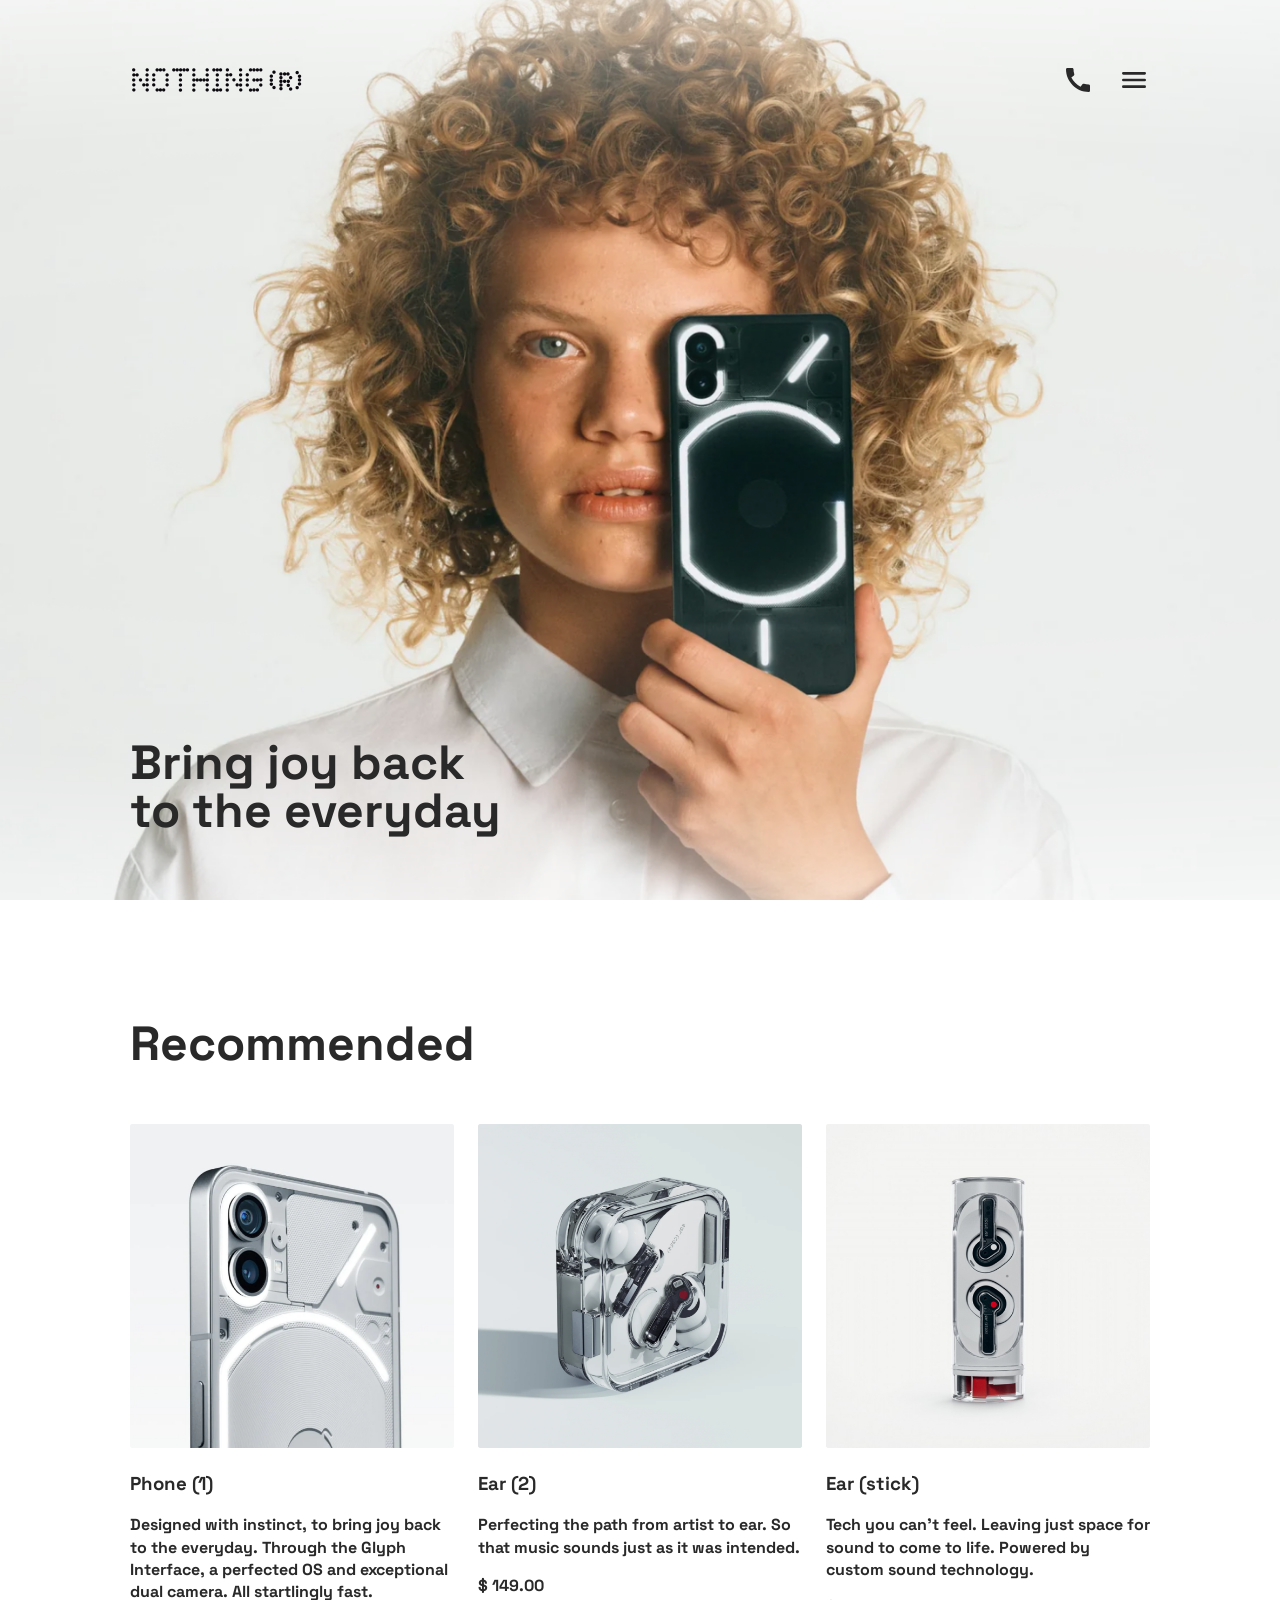
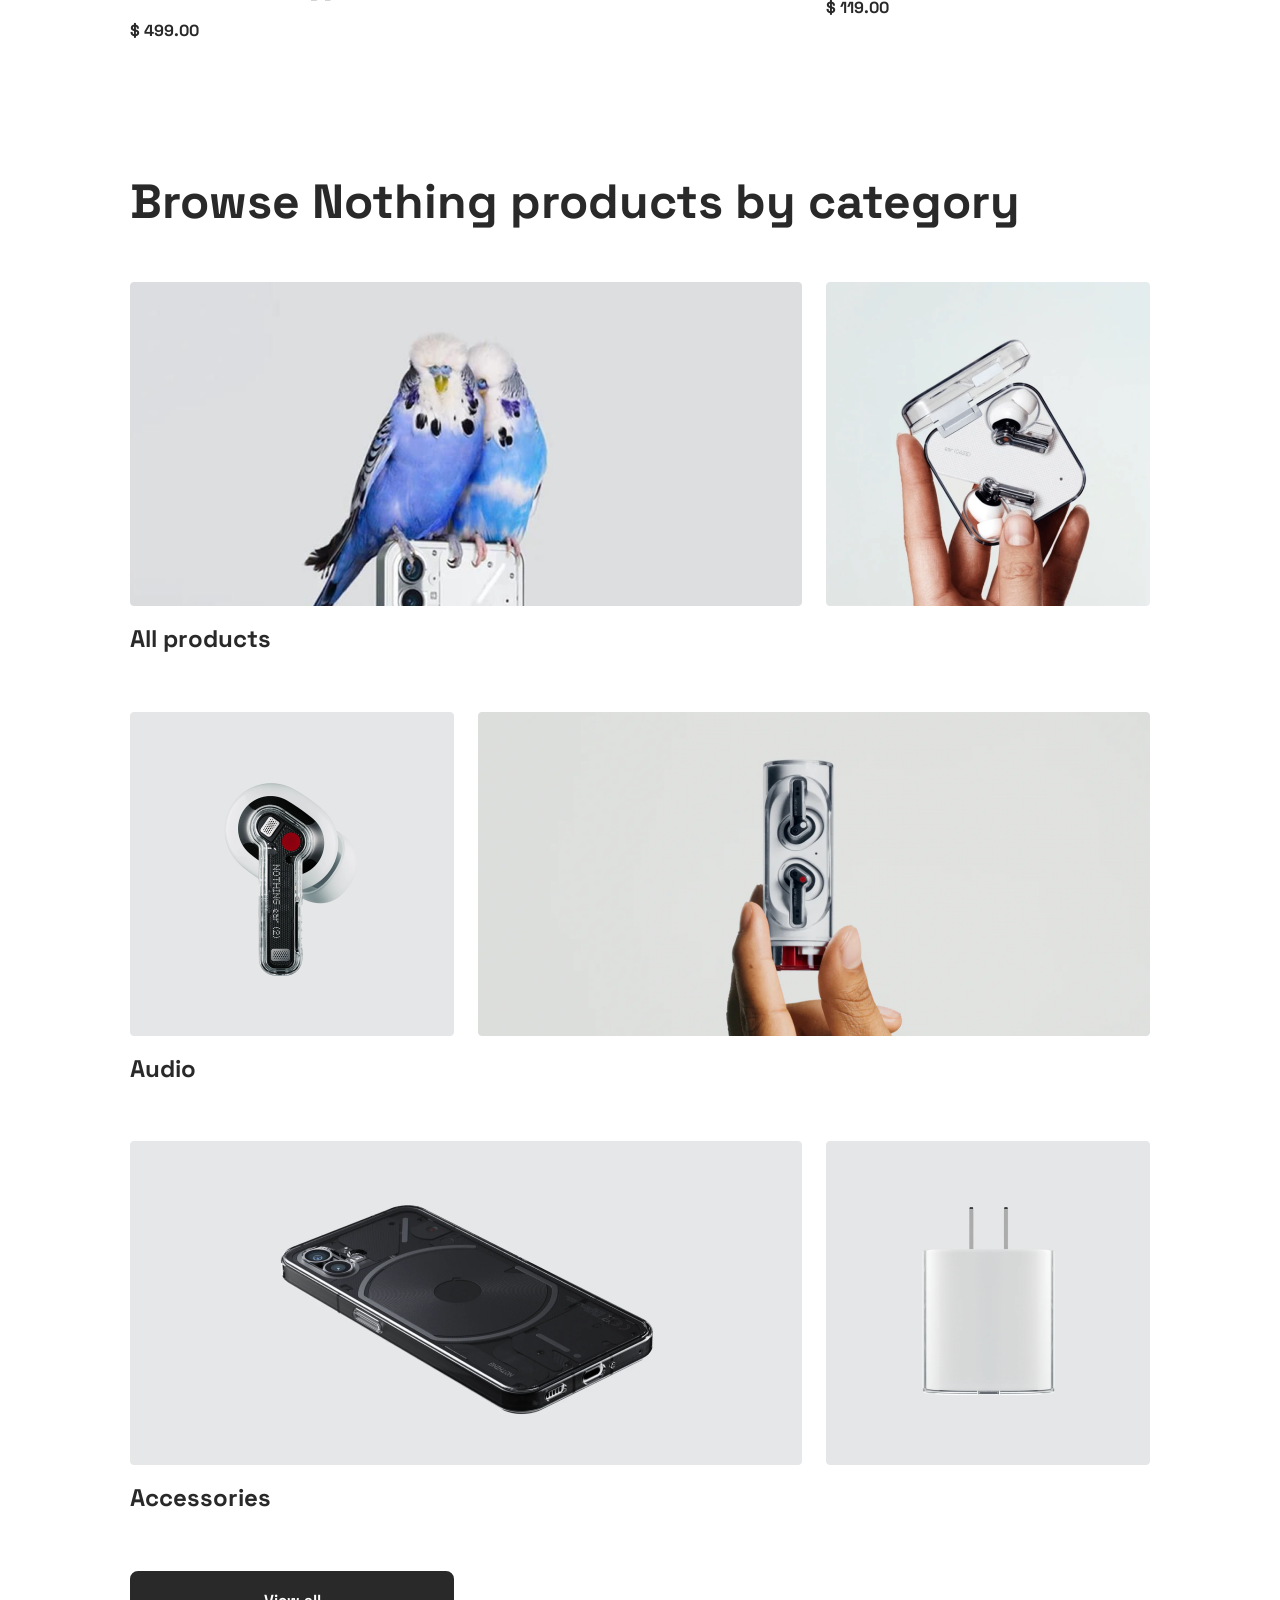
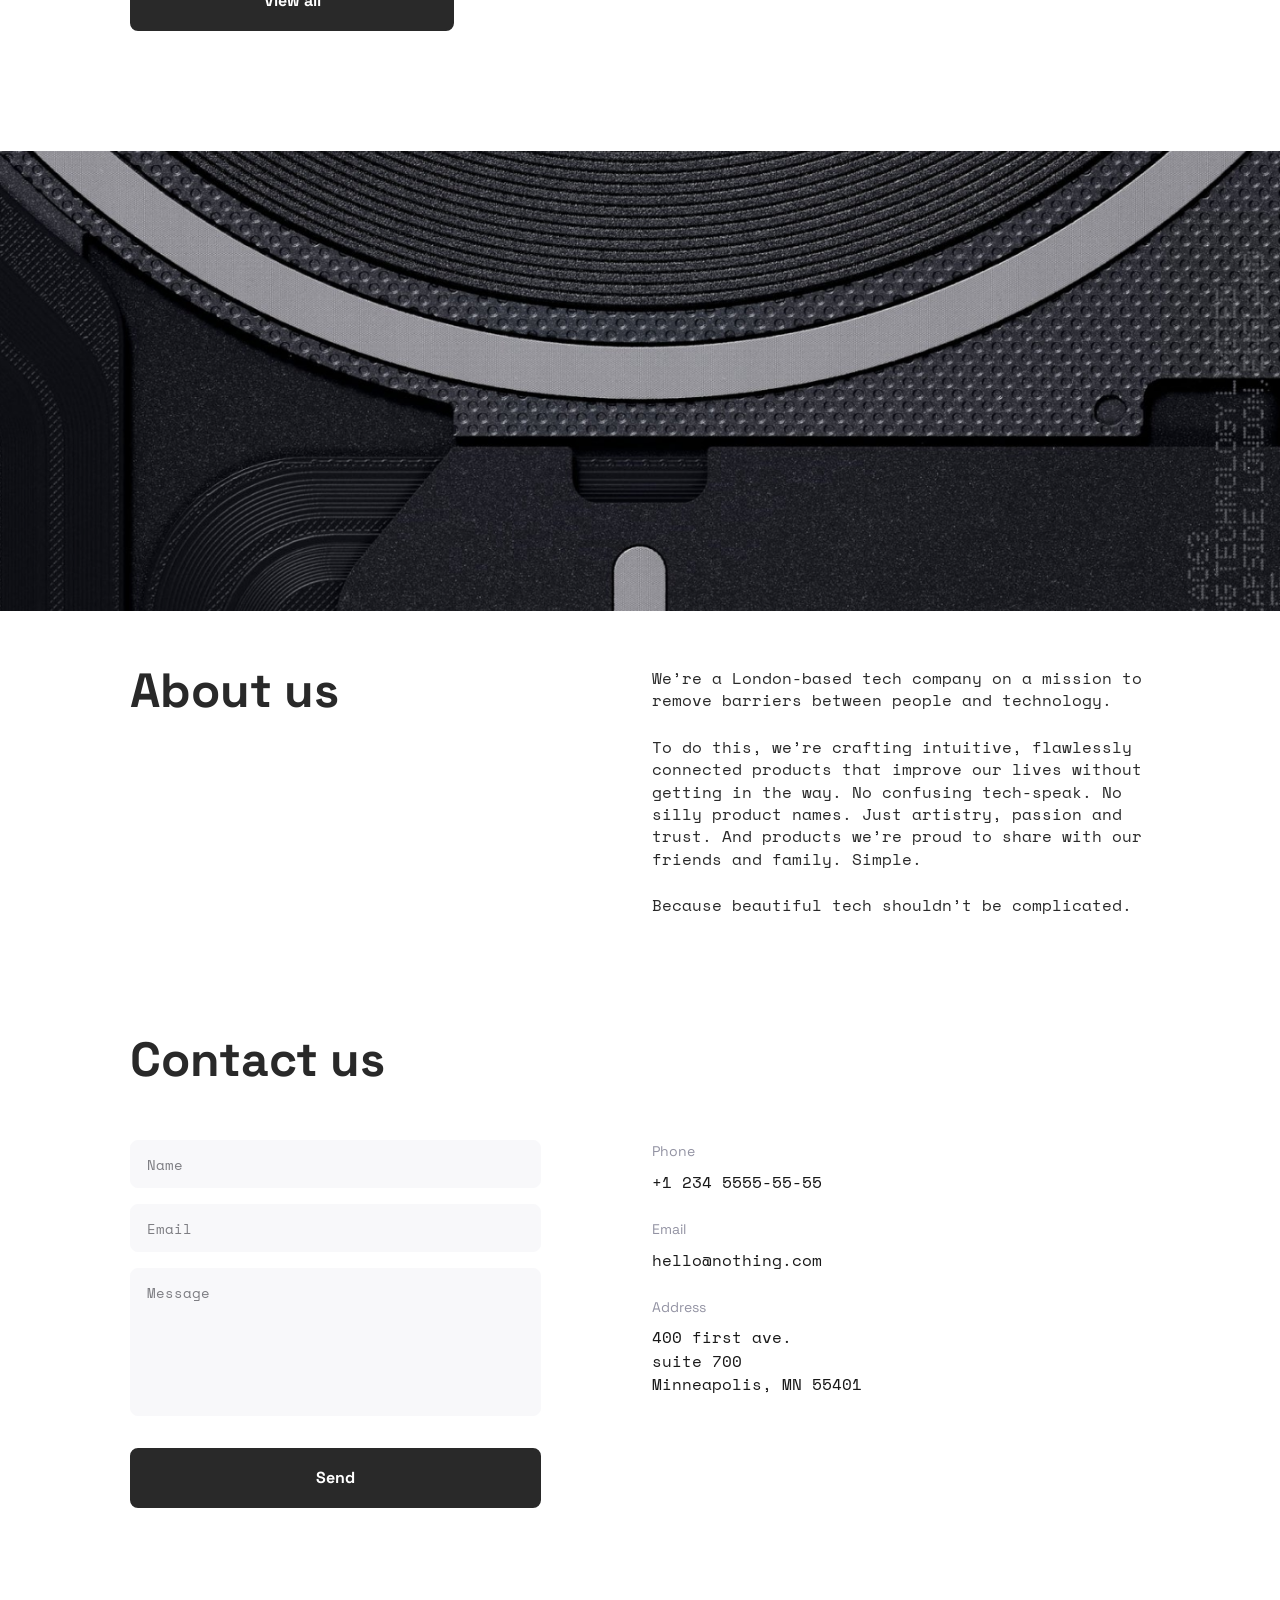
<file: index.html>
<!DOCTYPE html><html lang="en" class="page"><head><meta charset="utf-8"><meta name="viewport" content="width=device-width, initial-scale=1.0"><title>Nothing</title><link rel="icon shortcut" href="logo.a2b8ffe1.png" type="image/x-icon"><link rel="preconnect" href="https://fonts.googleapis.com"><link rel="preconnect" href="https://fonts.gstatic.com"><link href="https://fonts.googleapis.com/css2?family=Space+Grotesk:wght@400;700&family=Space+Mono&display=swap" rel="stylesheet"><link rel="stylesheet" href="index.7b0a9fb2.css"></head><body class="page__body">  <header class="header"> <div class="container"> <div class="header__content"> <div class="top-bar"> <a href="#" class="top-bar__logo-link"> <img src="logo.a2b8ffe1.png" alt="Nothing logo" class="top-bar__logo"> </a> <div class="top-bar__icons"> <a href="tel:+1 234 5555-55-55" class="icon icon--phone"></a> <a href="#menu" class="icon icon--menu"></a> </div> </div> <div class="header__bottom"> <h1 class="header__title"> Bring joy back <br> to the everyday </h1> </div> </div> </div> </header> <aside class="menu page__menu" id="menu"> <div class="container"> <div class="menu__top top-bar"> <a href="#" class="top-bar__logo-link"> <img src="logo.a2b8ffe1.png" alt="Nothing logo" class="top-bar__logo"> </a> <a href="#" class="icon icon--close"></a> </div> <div class="menu__bottom"> <nav class="menu__nav nav"> <ul class="nav__list"> <li class="nav__item"> <a class="nav__link" href="#">Home</a> </li> <li class="nav__item"> <a class="nav__link" href="#recommended">Recommended</a> </li> <li class="nav__item"> <a class="nav__link" href="#categories">Categories</a> </li> <li class="nav__item"> <a class="nav__link" href="#about-us">About us</a> </li> <li class="nav__item"> <a class="nav__link" href="#contacts">Contact us</a> </li> </ul> </nav> <a href="tel:+1 234 5555-55-55" class="menu__phone-number"> +1 234 5555-55-55 </a> <a href="tel:+1 234 5555-55-55" class="menu__call-to-order"> call to order </a> </div> </div> </aside>  <main class="main"> <div class="main__content">  <section class="recommended" id="recommended"> <div class="container"> <h2 class="section-title">Recommended</h2> <div class="recommended__products"> <article class="product recommended__product"> <img src="phone-(1).b4dcebe0.png" alt="Phone (1)" class="product__photo"> <h3 class="product__title">Phone (1)</h3> <p class="product__description"> Designed with instinct, to bring joy back to the everyday. Through the Glyph Interface, a perfected OS and exceptional dual camera. All startlingly fast. </p> <p class="product__price">$ 499.00</p> </article> <article class="product recommended__product"> <img src="ear-(2).61a4b443.png" alt="Ear (2)" class="product__photo"> <h3 class="product__title">Ear (2)</h3> <p class="product__description"> Perfecting the path from artist to ear. So that music sounds just as it was intended. </p> <p class="product__price">$ 149.00</p> </article> <article class="product recommended__product"> <img src="ear-(stick).e8cba25c.png" alt="Ear (stick)" class="product__photo"> <h3 class="product__title">Ear (stick)</h3> <p class="product__description"> Tech you can’t feel. Leaving just space for sound to come to life. Powered by custom sound technology. </p> <p class="product__price">$ 119.00</p> </article> </div> </div> </section>   <section class="categories" id="categories"> <div class="container"> <h2 class="section-title">Browse Nothing products by category</h2> <div class="categories__wrapper"> <article class="category"> <div class="category__photos"> <a href="#" class="category__link category__link--wide"> <img class="category__photo" src="all-products-wide.7d0fc2aa.png" alt="Parrots"> </a> <a href="#" class="category__link category__link--square"> <img class="category__photo" src="all-products-square.deeba9aa.png" alt="In-ear headphones"> </a> </div> <h3 class="category__title">All products</h3> </article> <article class="category"> <div class="category__photos"> <a href="#" class="category__link category__link--square"> <img class="category__photo" src="audio-square.330428c5.png" alt="Earphone"> </a> <a href="#" class="category__link category__link--wide"> <img class="category__photo" src="audio-wide.e3bd05ec.png" alt="Headphones"> </a> </div> <h3 class="category__title">Audio</h3> </article> <article class="category"> <div class="category__photos"> <a href="#" class="category__link category__link--wide"> <img class="category__photo" src="accessories-wide.aa1a4c71.png" alt="Phone"> </a> <a href="#" class="category__link category__link--square"> <img class="category__photo" src="accessories-square.9a3df495.png" alt="Charger"> </a> </div> <h3 class="category__title">Accessories</h3> </article> <a href="#" class="button categories__all-button">View all</a> </div> </div> </section>   <section class="about-us" id="about-us"> <div class="about-us__container container"> <h2 class="about-us__title section-title"> About us </h2> <div class="about-us__content"> <p class="about-us__description"> We’re a London-based tech company on a mission to remove barriers between people and technology. </p> <p class="about-us__description"> To do this, we’re crafting intuitive, flawlessly connected products that improve our lives without getting in the way. No confusing tech-speak. No silly product names. Just artistry, passion and trust. And products we’re proud to share with our friends and family. Simple. </p> <p class="about-us__description"> Because beautiful tech shouldn’t be complicated. </p> </div> </div> </section>  </div> </main> <footer class="footer">  <section class="contacts" id="contacts"> <div class="container"> <h2 class="section-title">Contact us</h2> <div class="contacts__content"> <div class="feedback"> <form action="#" method="post" class="feedback__form" onsubmit="this.reset(); return false;"> <input type="text" name="name" placeholder="Name" required class="feedback__form__input"> <input type="email" name="email" placeholder="Email" required class="feedback__form__input"> <textarea name="message" placeholder="Message" required class="feedback__form__input feedback__form__input--message"></textarea> <button type="submit" class="button feedback__form__button"> Send </button> </form> </div> <div class="contacts__info"> <div class="contacts__info__item"> <h4 class="contacts__info__title">Phone</h4> <a href="tel:+1 234 5555-55-55" class="contacts__info__link"> +1 234 5555-55-55 </a> </div> <div class="contacts__info__item"> <h4 class="contacts__info__title">Email</h4> <a href="mailto:hello@nothing.com" class="contacts__info__link"> hello@nothing.com </a> </div> <div class="contacts__info__item"> <h4 class="contacts__info__title">Address</h4> <a href="https://goo.gl/maps/HPJBoVns998avEDXA" class="contacts__info__link" target="_blank"> 400 first ave.<br>suite 700<br>Minneapolis, MN 55401 </a> </div> </div> </div> </div> </section>  </footer> </body></html>
</file>
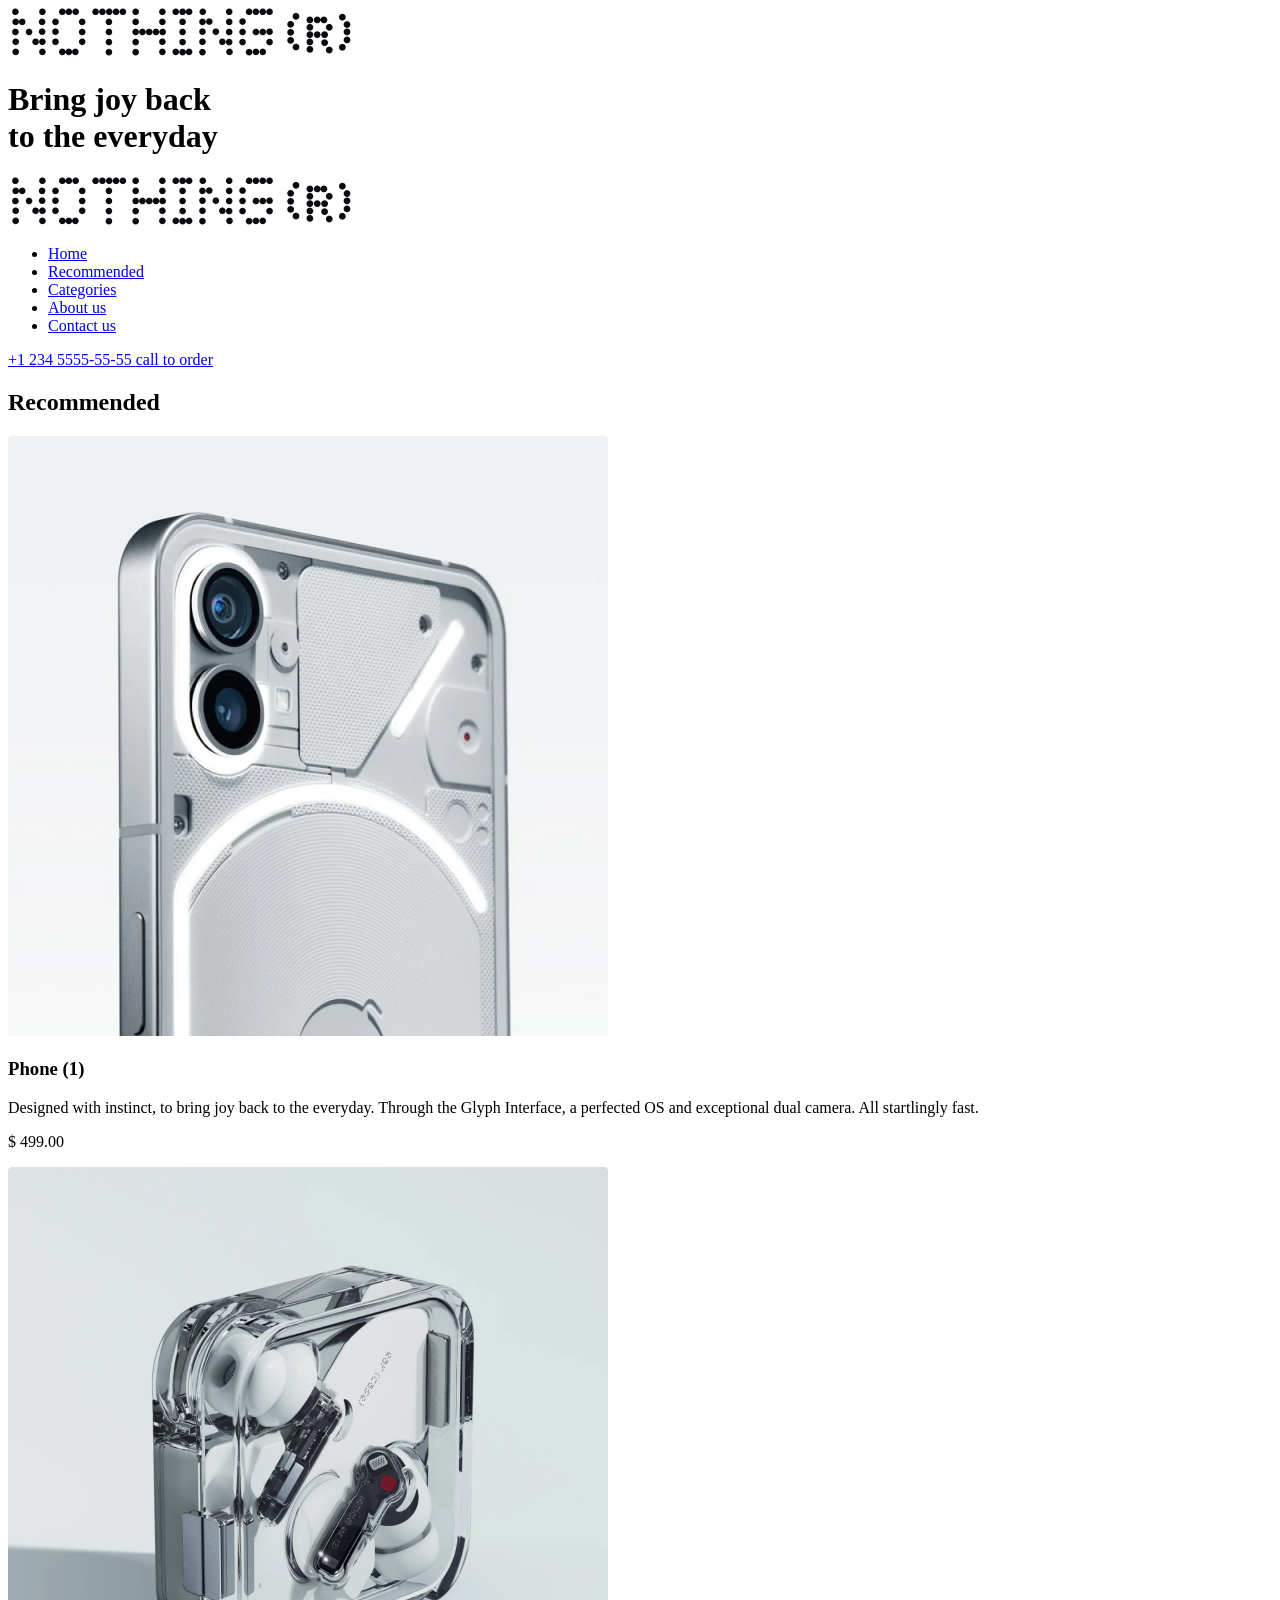
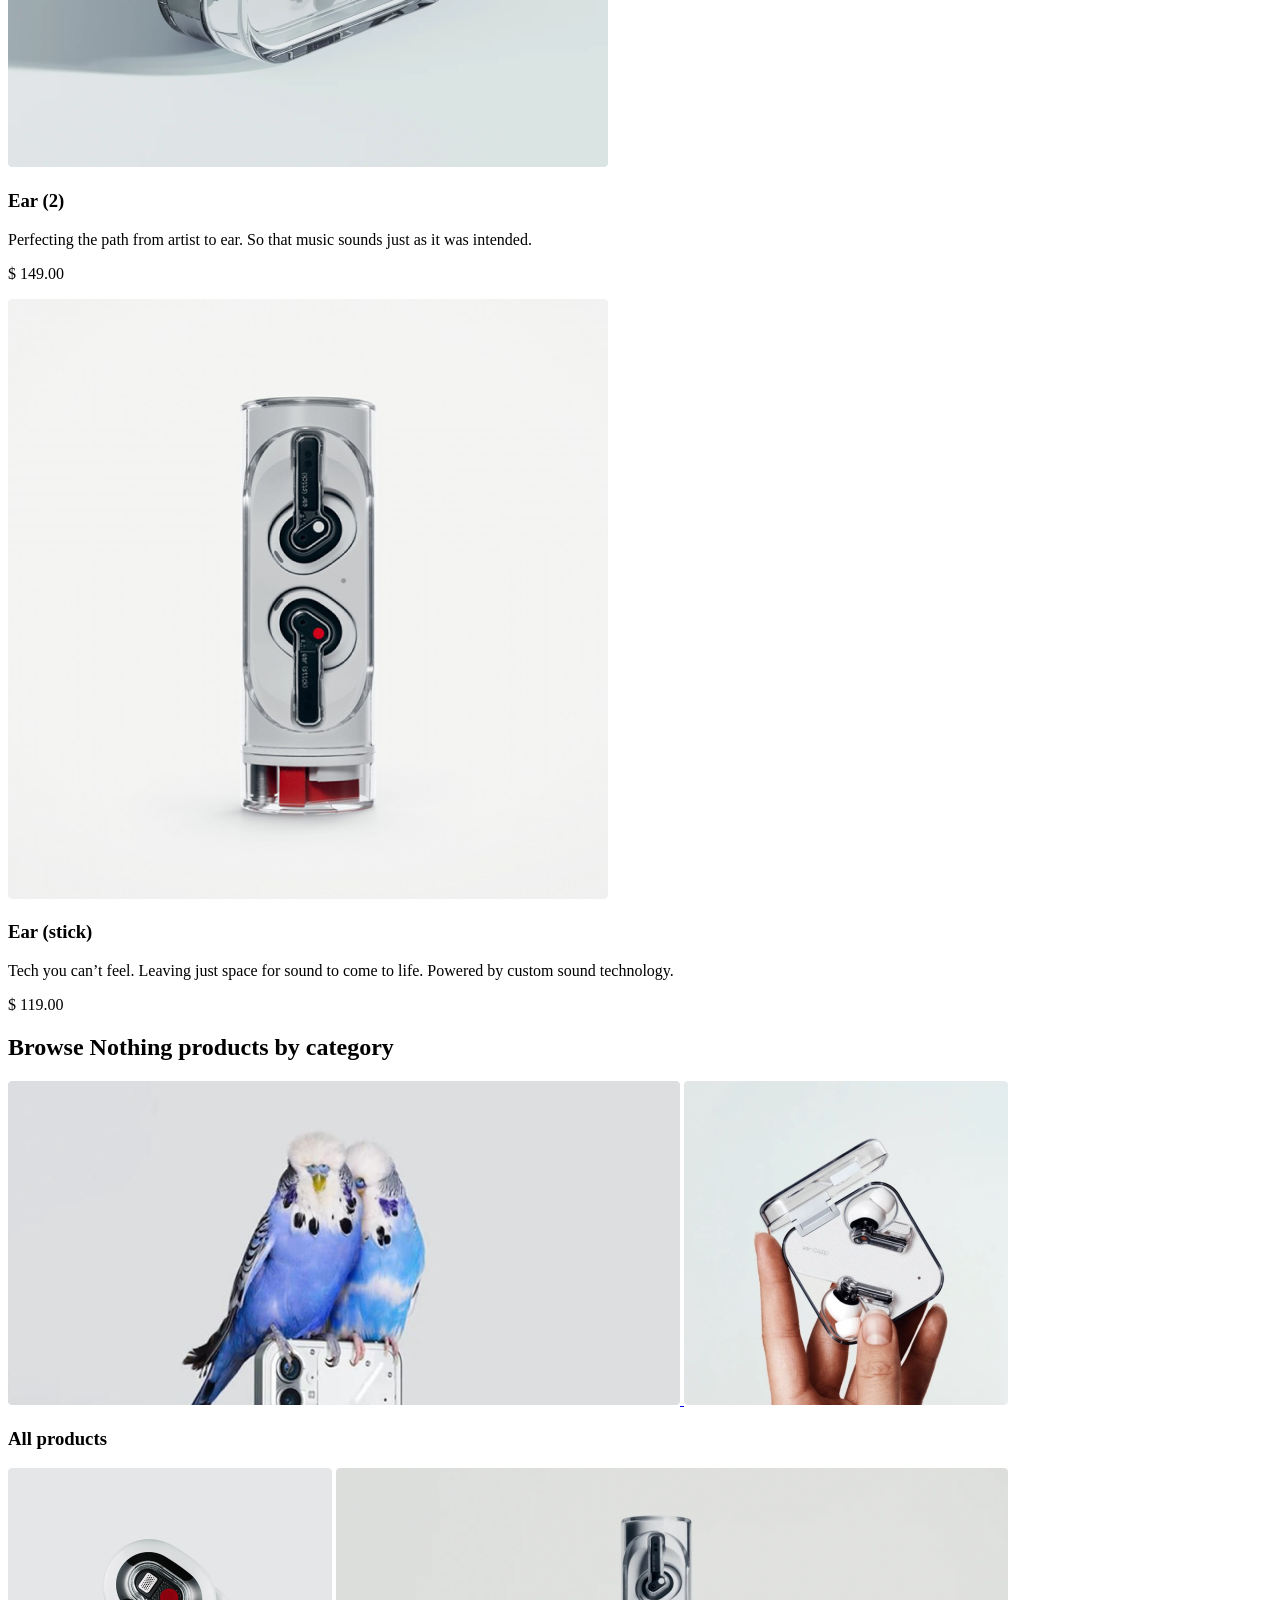
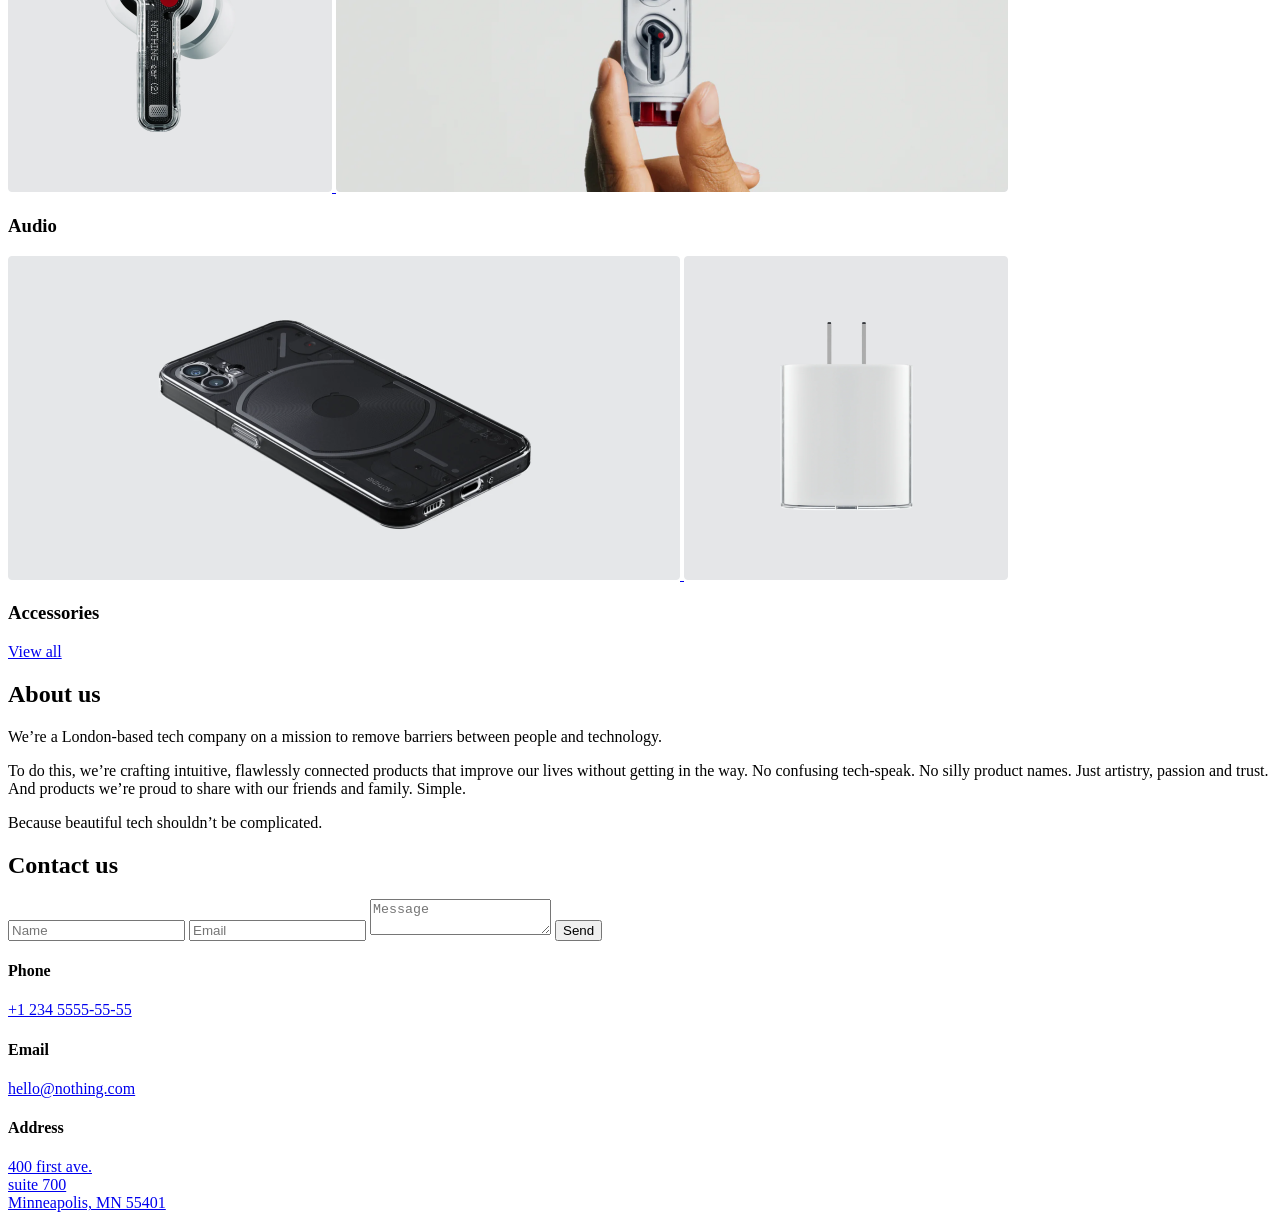
<file: src/index.html>
<!-- #region head -->
<!DOCTYPE html>
<html lang="en" class="page">
  <head>
    <meta charset="UTF-8">
    <meta name="viewport" content="width=device-width, initial-scale=1.0">
    <title>Nothing</title>
    <link
      rel="shortcut icon"
      href="images/logo.png"
      type="image/x-icon"
    >
    <link rel="preconnect" href="https://fonts.googleapis.com">
    <link rel="preconnect" href="https://fonts.gstatic.com">
    <link href="https://fonts.googleapis.com/css2?family=Space+Grotesk:wght@400;700&family=Space+Mono&display=swap" rel="stylesheet">
    <link rel="stylesheet" href="./styles/main.scss">
  </head>
  <!-- #endregion -->
  <body class="page__body">
    <!-- #region header + menu -->
    <header class="header">
      <div class="container">
        <div class="header__content">
          <div class="top-bar">
            <a href="#" class="top-bar__logo-link">
              <img
                src="images/logo.png"
                alt="Nothing logo"
                class="top-bar__logo"
              >
            </a>

            <div class="top-bar__icons">
              <a href="tel:+1 234 5555-55-55" class="icon icon--phone"></a>
              <a href="#menu" class="icon icon--menu"></a>
            </div>
          </div>
          <div class="header__bottom">
            <h1 class="header__title">
              Bring joy back
              <br>
              to the everyday
            </h1>
          </div>
        </div>
      </div>
    </header>

    <aside class="menu page__menu" id="menu">
      <div class="container">
        <div class="top-bar menu__top">
          <a href="#" class="top-bar__logo-link">
            <img
              src="images/logo.png"
              alt="Nothing logo"
              class="top-bar__logo"
            >
          </a>

          <a href="#" class="icon icon--close"></a>
        </div>

        <div class="menu__bottom">
          <nav class="nav menu__nav">
            <ul class="nav__list">
              <li class="nav__item">
                <a class="nav__link" href="#">Home</a>
              </li>
              <li class="nav__item">
                <a class="nav__link" href="#recommended">Recommended</a>
              </li>
              <li class="nav__item">
                <a class="nav__link" href="#categories">Categories</a>
              </li>
              <li class="nav__item">
                <a class="nav__link" href="#about-us">About us</a>
              </li>
              <li class="nav__item">
                <a class="nav__link" href="#contacts">Contact us</a>
              </li>
            </ul>
          </nav>

          <a href="tel:+1 234 5555-55-55" class="menu__phone-number">
            +1 234 5555-55-55
          </a>

          <a href="tel:+1 234 5555-55-55" class="menu__call-to-order">
            call to order
          </a>
        </div>
      </div>
    </aside>
    <!-- #endregion -->
    <main class="main">
      <div class="main__content">
        <!-- #region recommended -->
        <section class="recommended" id="recommended">
          <div class="container">
            <h2 class="section-title">Recommended</h2>
            <div class="recommended__products">
              <article class="product recommended__product">
                <img
                  src="./images/products/phone-(1).png"
                  alt="Phone (1)"
                  class="product__photo"
                >
                <h3 class="product__title">Phone (1)</h3>
                <p class="product__description">
                  Designed with instinct, to bring joy back to the everyday. Through the Glyph Interface, a perfected OS and exceptional dual camera. All startlingly fast.
                </p>
                <p class="product__price">$ 499.00</p>
              </article>
              <article class="product recommended__product">
                <img
                  src="./images/products/ear-(2).png"
                  alt="Ear (2)"
                  class="product__photo"
                >
                <h3 class="product__title">Ear (2)</h3>
                <p class="product__description">
                  Perfecting the path from artist to ear. So that music sounds just as it was intended.
                </p>
                <p class="product__price">$ 149.00</p>
              </article>
              <article class="product recommended__product">
                <img
                  src="./images/products/ear-(stick).png"
                  alt="Ear (stick)"
                  class="product__photo"
                >
                <h3 class="product__title">Ear (stick)</h3>
                <p class="product__description">
                  Tech you can’t feel. Leaving just space for sound to come to life. Powered by custom sound technology.
                </p>
                <p class="product__price">$ 119.00</p>
              </article>
            </div>
          </div>
        </section>
        <!-- #endregion -->
        <!-- #region categories -->

        <section class="categories" id="categories">
          <div class="container">
            <h2 class="section-title">Browse Nothing products by category</h2>

            <div class="categories__wrapper">
              <article class="category">
                <div class="category__photos">
                  <a href="#" class="category__link category__link--wide">
                    <img
                      class="category__photo"
                      src="./images/categories/all-products-wide.png"
                      alt="Parrots"
                    >
                  </a>
                  <a href="#" class="category__link category__link--square">
                    <img
                      class="category__photo"
                      src="./images/categories/all-products-square.png"
                      alt="In-ear headphones"
                    >
                  </a>
                </div>

                <h3 class="category__title">All products</h3>
              </article>
              <article class="category">
                <div class="category__photos">
                  <a href="#" class="category__link category__link--square">
                    <img
                      class="category__photo"
                      src="./images/categories/audio-square.png"
                      alt="Earphone"
                    >
                  </a>
                  <a href="#" class="category__link category__link--wide">
                    <img
                      class="category__photo"
                      src="./images/categories/audio-wide.png"
                      alt="Headphones"
                    >
                  </a>
                </div>

                <h3 class="category__title">Audio</h3>
              </article>
              <article class="category">
                <div class="category__photos">
                  <a href="#" class="category__link category__link--wide">
                    <img
                      class="category__photo"
                      src="./images/categories/accessories-wide.png"
                      alt="Phone"
                    >
                  </a>
                  <a href="#" class="category__link category__link--square">
                    <img
                      class="category__photo"
                      src="./images/categories/accessories-square.png"
                      alt="Charger"
                    >
                  </a>
                </div>

                <h3 class="category__title">Accessories</h3>
              </article>
              <a href="#" class="button categories__all-button">View all</a>
            </div>
          </div>
        </section>
        <!-- #endregion -->
        <!-- #region about-us -->
        <section class="about-us" id="about-us">
          <div class="container about-us__container">
            <h2 class="section-title about-us__title">
              About us
            </h2>

            <div class="about-us__content">
              <p class="about-us__description">
                We’re a London-based tech company on a mission to remove barriers between people and technology.
              </p>

              <p class="about-us__description">
                To do this, we’re crafting intuitive, flawlessly connected products that improve our lives without getting in the way.
                No confusing tech-speak. No silly product names. Just artistry, passion and trust. And products we’re proud to share with our friends and family. Simple.
              </p>

              <p class="about-us__description">
                Because beautiful tech shouldn’t be complicated.
              </p>
            </div>
          </div>
        </section>
        <!-- #endregion -->
      </div>
    </main>

    <footer class="footer">
      <!-- #region contacts -->
      <section class="contacts" id="contacts">

        <div class="container">
          <h2 class="section-title">Contact us</h2>
          <div class="contacts__content">
            <div class="feedback">
              <form
              action="#"
              method="post"
              class="feedback__form"
              onsubmit="this.reset(); return false;"
              >
                <input
                  type="text"
                  name="name"
                  placeholder="Name"
                  required
                  class="feedback__form__input"
                >
                <input
                type="email"
                name="email"
                placeholder="Email"
                required
                  class="feedback__form__input"
                >
                <textarea
                  name="message"
                  placeholder="Message"
                  required
                  class="feedback__form__input feedback__form__input--message"
                ></textarea>
                <button type="submit" class="button feedback__form__button">
                  Send
                </button>
              </form>
            </div>
            <div class="contacts__info">
              <div class="contacts__info__item">
                <h4 class="contacts__info__title">Phone</h4>

                <a
                  href="tel:+1 234 5555-55-55"
                  class="contacts__info__link"
                >
                  +1 234 5555-55-55
                </a>
              </div>

              <div class="contacts__info__item">
                <h4 class="contacts__info__title">Email</h4>

                <a
                  href="mailto:hello@nothing.com"
                  class="contacts__info__link"
                >
                  hello@nothing.com
                </a>
              </div>

              <div class="contacts__info__item">
                <h4 class="contacts__info__title">Address</h4>

                <a
                  href="https://goo.gl/maps/HPJBoVns998avEDXA"
                  class="contacts__info__link"
                  target="_blank"
                >
                  400 first ave.<br>suite 700<br>Minneapolis, MN 55401
                </a>
              </div>
            </div>
          </div>
        </div>
      </section>
      <!-- #endregion -->
    </footer>
  </body>
</html>
</file>
<file: index.7b0a9fb2.css>
.container{padding-left:20px;padding-right:20px}@media (min-width:576px){.container{padding-left:72px;padding-right:72px}}@media (min-width:1024px){.container{max-width:1020px;margin-left:auto;margin-right:auto;padding-left:120px;padding-right:120px}}.button{text-align:center;color:#fff;cursor:pointer;background-color:#292929;border:2px solid #292929;border-radius:8px;outline:none;padding:0;font-family:Space Grotesk,sans-serif;font-size:16px;font-weight:700;line-height:56px;text-decoration:none;transition:all .3s;display:block}.button:hover{color:#292929;background-color:#f8f8fa;border:2px solid #f0f1f4}.button:active{color:#fff;background-color:#111}.page{color:#292929;scroll-behavior:smooth;font-family:Space Grotesk,sans-serif;font-size:16px;font-weight:700;line-height:140%}.page__body{min-width:320px;margin:0}.page__menu{opacity:0;pointer-events:none;transition:all .3s;position:fixed;top:0;left:0;right:0;transform:translate(-100%)}.page__menu:target{opacity:1;pointer-events:all;transform:translate(0)}.page:has(.page__menu:target){overflow:hidden}.header{background-image:url(header-bg.16e3640a.png);background-position:50%;background-size:cover}.header__content{-ms-flex-direction:column;flex-direction:column;-ms-flex-pack:justify;justify-content:space-between;height:100vh;display:-ms-flexbox;display:flex}.header__title{margin:0;font-size:32px;line-height:100%}@media (min-width:576px){.header__title{font-size:48px}}.header__bottom{padding-bottom:40px}@media (min-width:576px){.header__bottom{padding-bottom:65px}}.top-bar{-ms-flex-pack:justify;justify-content:space-between;-ms-flex-align:center;align-items:center;padding-top:24px;padding-bottom:24px;display:-ms-flexbox;display:flex}@media (min-width:576px){.top-bar{padding-top:64px;padding-bottom:64px}}.top-bar__icons{gap:24px;display:-ms-flexbox;display:flex;position:relative}.top-bar__logo-link{display:-ms-flexbox;display:flex}.top-bar__logo{height:16px;transition:transform .3s}.top-bar__logo:hover{transform:scale(1.2)}@media (min-width:576px){.top-bar__logo{height:24px}}.icon{background-image:url(icon-burger-menu.bd10eb8f.svg);background-size:cover;width:24px;height:24px;transition:transform .3s;display:block}.icon:hover{transform:scale(1.2)}@media (min-width:576px){.icon{width:32px;height:32px}}.icon--phone{background-image:url(icon-phone.657af3f4.svg)}.icon--phone:before{content:"+1 234 5555-55-55";color:#292929;letter-spacing:2px;transform-origin:100%;width:max-content;margin-bottom:16px;padding-right:10px;line-height:32px;text-decoration:none;transition:transform .3s;display:block;position:absolute;right:100%;transform:scale(0)}.icon--phone:hover:before{transform:scale(1)}.icon--menu{background-image:url(icon-burger-menu.bd10eb8f.svg)}.icon--menu:hover{background-image:url(icon-burger-menu-hover.9d6e516e.svg)}.icon--close{background-image:url(icon-close.31bb77d6.svg)}.menu{box-sizing:border-box;z-index:1;background-color:#e5e6e8;height:100vh;overflow:auto}.menu__top{z-index:2;background-color:#e5e5e5;margin-bottom:32px;position:sticky;top:0}@media (min-width:576px){.menu__top{margin-bottom:56px}}.menu__nav{margin-bottom:48px}.menu__phone-number{color:inherit;letter-spacing:2px;margin-bottom:16px;text-decoration:none;display:block}.menu__call-to-order{color:inherit;text-transform:uppercase;letter-spacing:2px;border-bottom:1px solid #292929;width:fit-content;padding-bottom:4px;text-decoration:none;display:block}.menu__bottom{margin-bottom:50px}.nav__list{-ms-flex-direction:column;flex-direction:column;gap:32px;margin:0;padding:0;list-style:none;display:-ms-flexbox;display:flex}.nav__link{color:inherit;letter-spacing:2px;font-size:22px;line-height:22px;text-decoration:none;position:relative}.nav__link:after{content:"";transform-origin:0;background-color:#292929;width:100%;height:1px;transition:transform .3s;display:block;position:absolute;bottom:-8px;transform:scale(0)}.nav__link:hover:after{transform:scale(1)}.section-title{margin:0 0 48px;font-size:32px;line-height:100%}@media (min-width:576px){.section-title{margin-bottom:56px;font-size:40px}}@media (min-width:1024px){.section-title{font-size:48px}}.main{background-color:#fff}.main__content{row-gap:96px;padding-top:96px;padding-bottom:96px;display:grid}@media (min-width:576px){.main__content{row-gap:120px;padding-top:120px;padding-bottom:120px}}.recommended__products{--columns:2;grid-template-columns:repeat(var(--columns),1fr);gap:40px 20px;display:grid}@media (min-width:576px){.recommended__products{--columns:6;column-gap:24px}}@media (min-width:1024px){.recommended__products{--columns:12}}.recommended__product{grid-column:1/-1}@media (min-width:576px){.recommended__product{grid-column:2/-2}}@media (min-width:1024px){.recommended__product{grid-column:span 4}}.product{cursor:pointer;transition:transform .3s}.product:hover{transform:scale(1.05)}.product__photo{width:100%}.about-us__container{--columns:2;grid-template-columns:repeat(var(--columns),1fr);column-gap:20px;display:grid}@media (min-width:576px){.about-us__container{--columns:6;column-gap:24px}}@media (min-width:1024px){.about-us__container{--columns:12}}.about-us:before{content:"";background-image:url(about-us-head.86078057.png);background-position:50%;background-size:cover;width:100%;height:200px;margin-bottom:48px;display:block}@media (min-width:576px){.about-us:before{height:400px;margin-bottom:56px}}@media (min-width:1024px){.about-us:before{height:460px}}.about-us__title{grid-column:1/-1}@media (min-width:576px){.about-us__title{grid-column:1/4}}@media (min-width:1024px){.about-us__title{grid-column:span 6}}.about-us__content{grid-column:1/-1;row-gap:24px;display:grid}@media (min-width:576px){.about-us__content{grid-column:4/7}}@media (min-width:1024px){.about-us__content{grid-column:span 6}}.about-us__description{margin:0;font-family:Space Mono,monospace;font-weight:400}.categories__wrapper{--columns:2;grid-template-columns:repeat(var(--columns),1fr);gap:40px 20px;display:grid}@media (min-width:576px){.categories__wrapper{--columns:6;column-gap:24px}}@media (min-width:1024px){.categories__wrapper{--columns:12}}@media (min-width:576px){.categories__wrapper{row-gap:56px}}.categories__all-button{grid-column:1/-1}@media (min-width:1024px){.categories__all-button{grid-column:span 4}}.category{grid-column:1/-1}.category__photos{--columns:2;grid-template-columns:repeat(var(--columns),1fr);column-gap:20px;margin-bottom:16px;display:grid}@media (min-width:576px){.category__photos{--columns:6;column-gap:24px}}@media (min-width:1024px){.category__photos{--columns:12}}.category__link{z-index:0;transition:transform .3s;position:relative}.category__link:hover{transform:scale(1.05)}.category__link--wide{transition:transform .3s}.category__link--wide:hover{transform:scale(1.03)}@media (min-width:576px){.category__link--wide{grid-column:span 4}}@media (min-width:1024px){.category__link--wide{grid-column:span 8}}.category__link--square{height:0;padding-bottom:100%}@media (min-width:576px){.category__link--square{grid-column:span 2}}@media (min-width:1024px){.category__link--square{grid-column:span 4}}.category__photo{object-fit:cover;width:100%;height:100%;position:absolute}.category__title{margin:0;font-size:24px;line-height:140%}.contacts__content{--columns:2;grid-template-columns:repeat(var(--columns),1fr);gap:80px 20px;display:grid}@media (min-width:576px){.contacts__content{--columns:6;column-gap:24px}}@media (min-width:1024px){.contacts__content{--columns:12}}.contacts__info{grid-column:1/-1;row-gap:24px;height:244px;display:grid}@media (min-width:1024px){.contacts__info{grid-column:-1/-7}}.contacts__info__title{color:#9393a3;margin:0 0 8px;font-size:14px;font-weight:400}.contacts__info__link{color:#191919;font-family:Space Mono,monospace;font-weight:400;text-decoration:none;transition:color .3s}.contacts__info__link:hover{color:#999}.feedback{grid-column:1/-1}@media (min-width:1024px){.feedback{grid-column:span 5}}.feedback__form{row-gap:16px;display:grid}.feedback__form__input{box-sizing:border-box;background-color:#f8f8fa;border:1px solid #f8f8fa;border-radius:8px;outline:none;height:48px;padding:14px 16px;font-family:Space Mono,monospace;font-size:14px;line-height:140%;transition:all .3s}.feedback__form__input--message{resize:none;height:148px}.feedback__form__input::placeholder{color:#7e7e83}.feedback__form__input::placeholder{color:#7e7e83}.feedback__form__input:hover{border:1px solid #d5d7de}.feedback__form__input:focus{border:1px solid #292929}.feedback__form__button{margin-top:16px;margin-bottom:16px}.footer{padding-bottom:120px}
/*# sourceMappingURL=index.7b0a9fb2.css.map */
</file>
